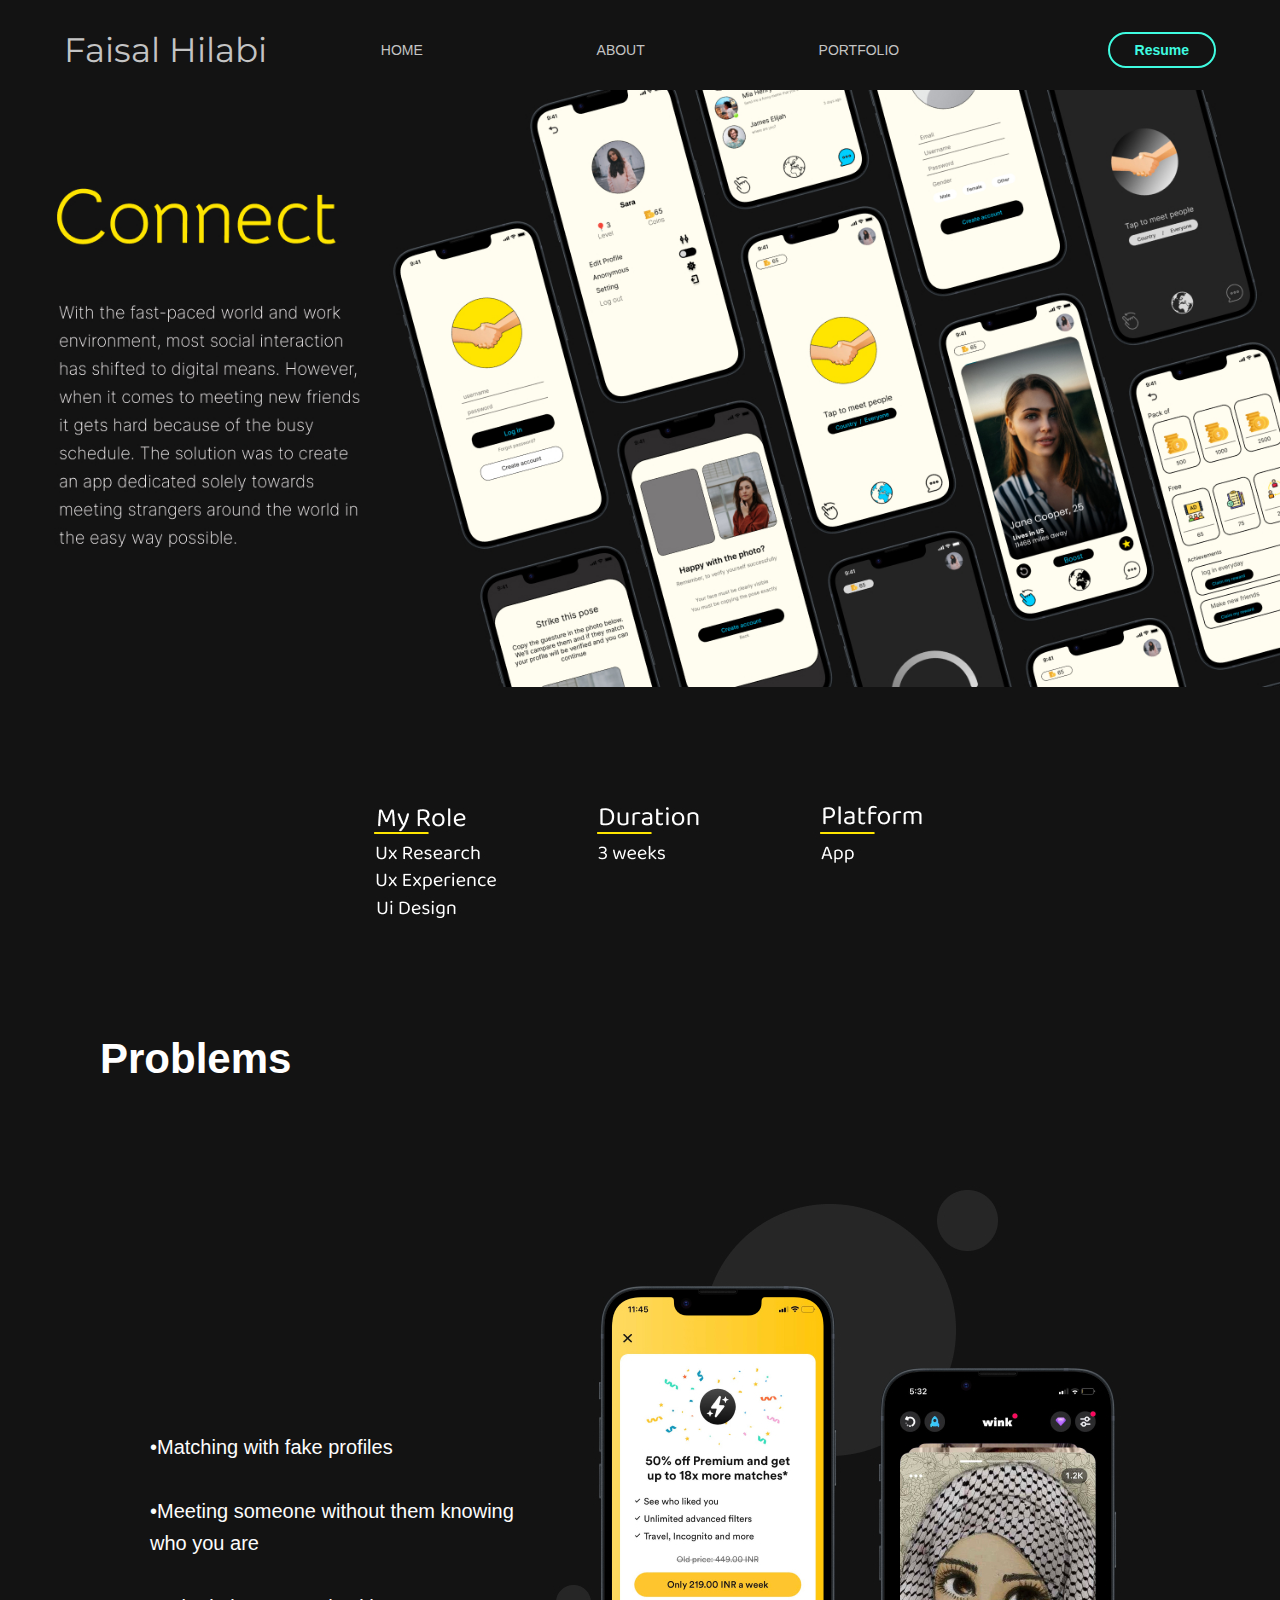
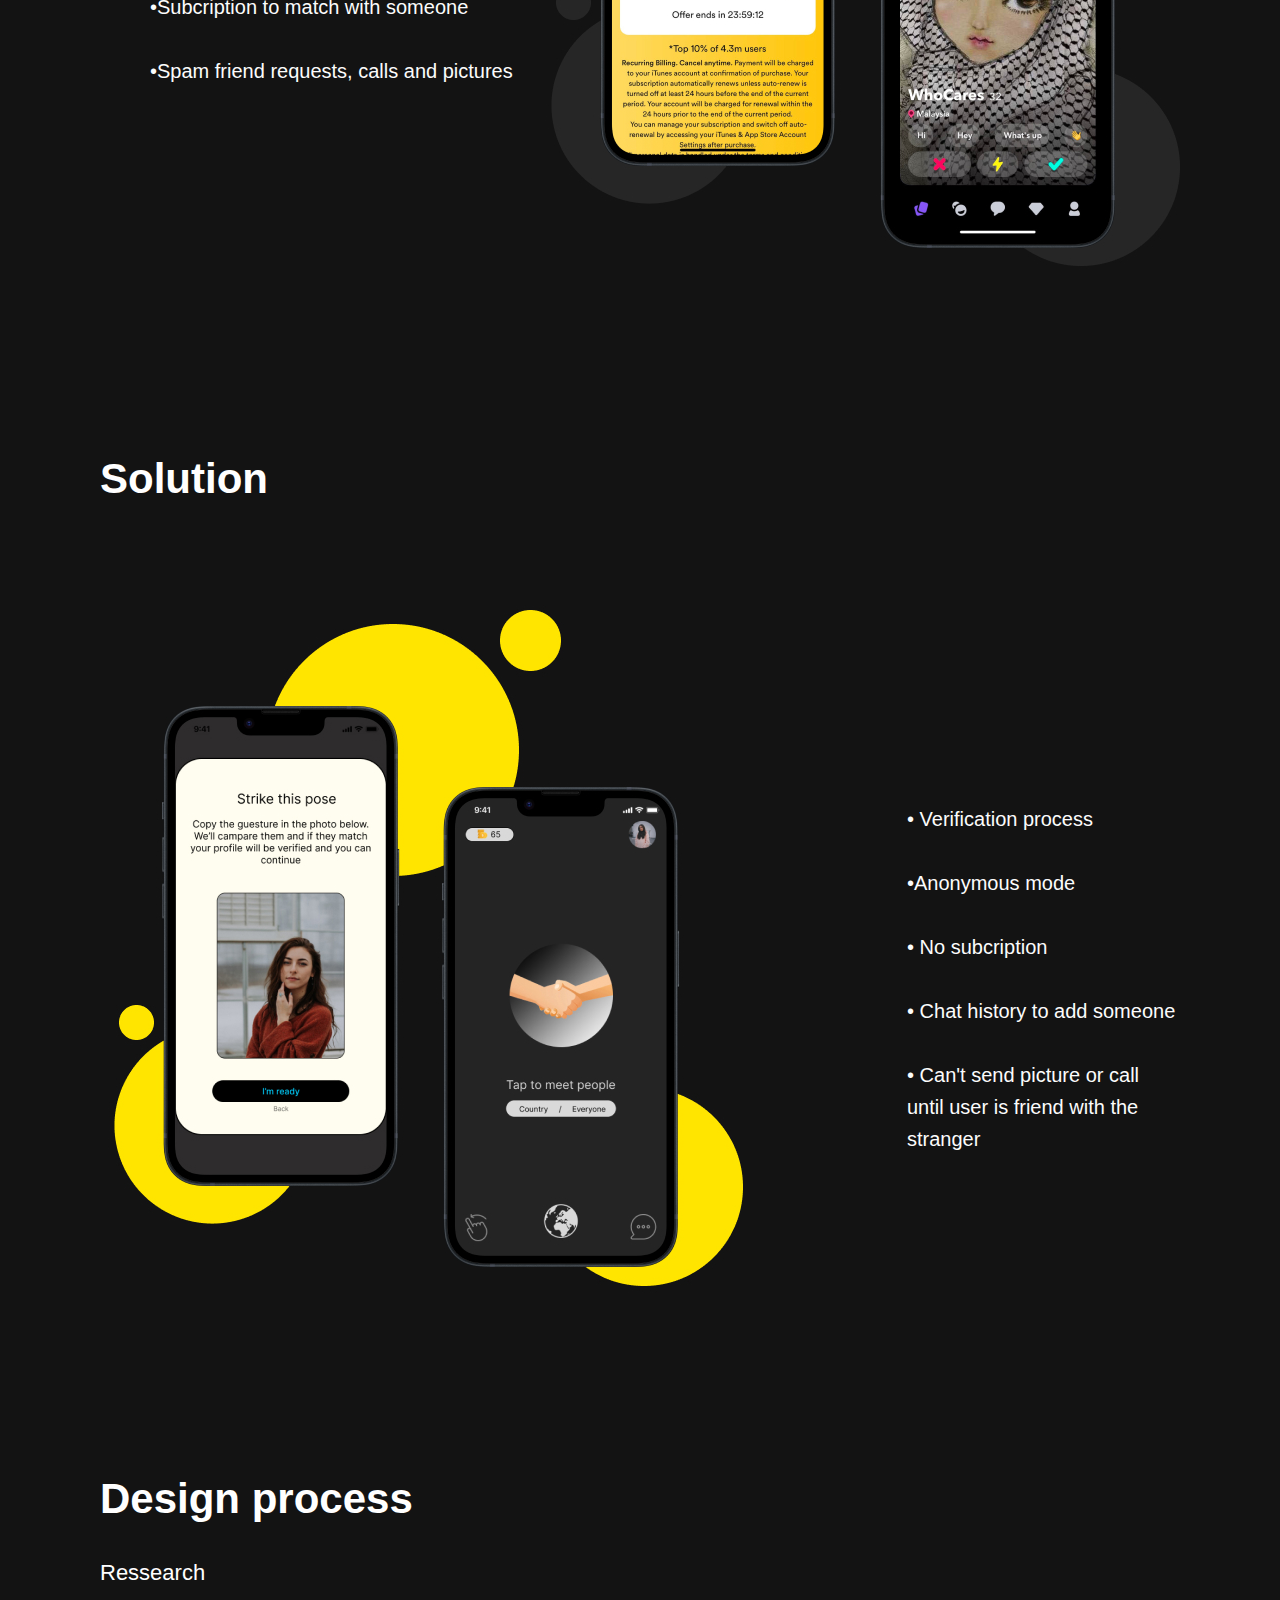
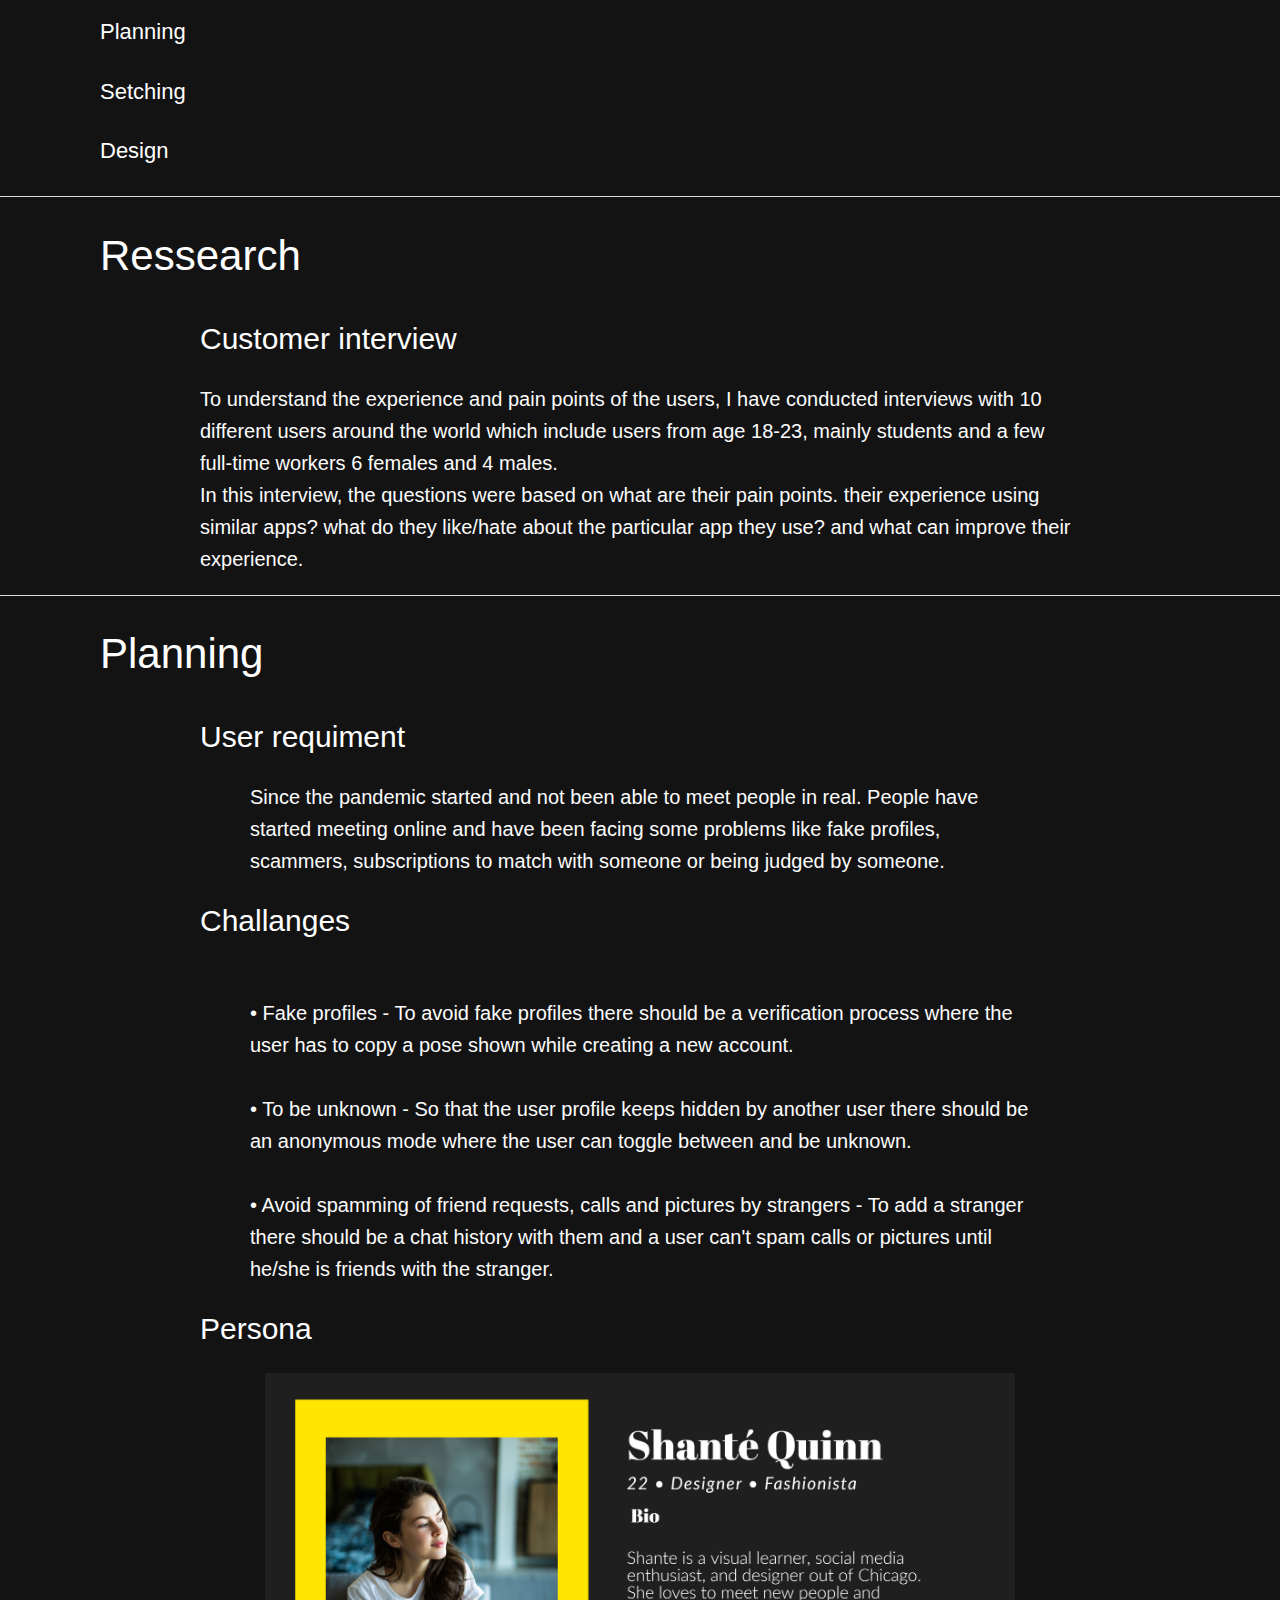
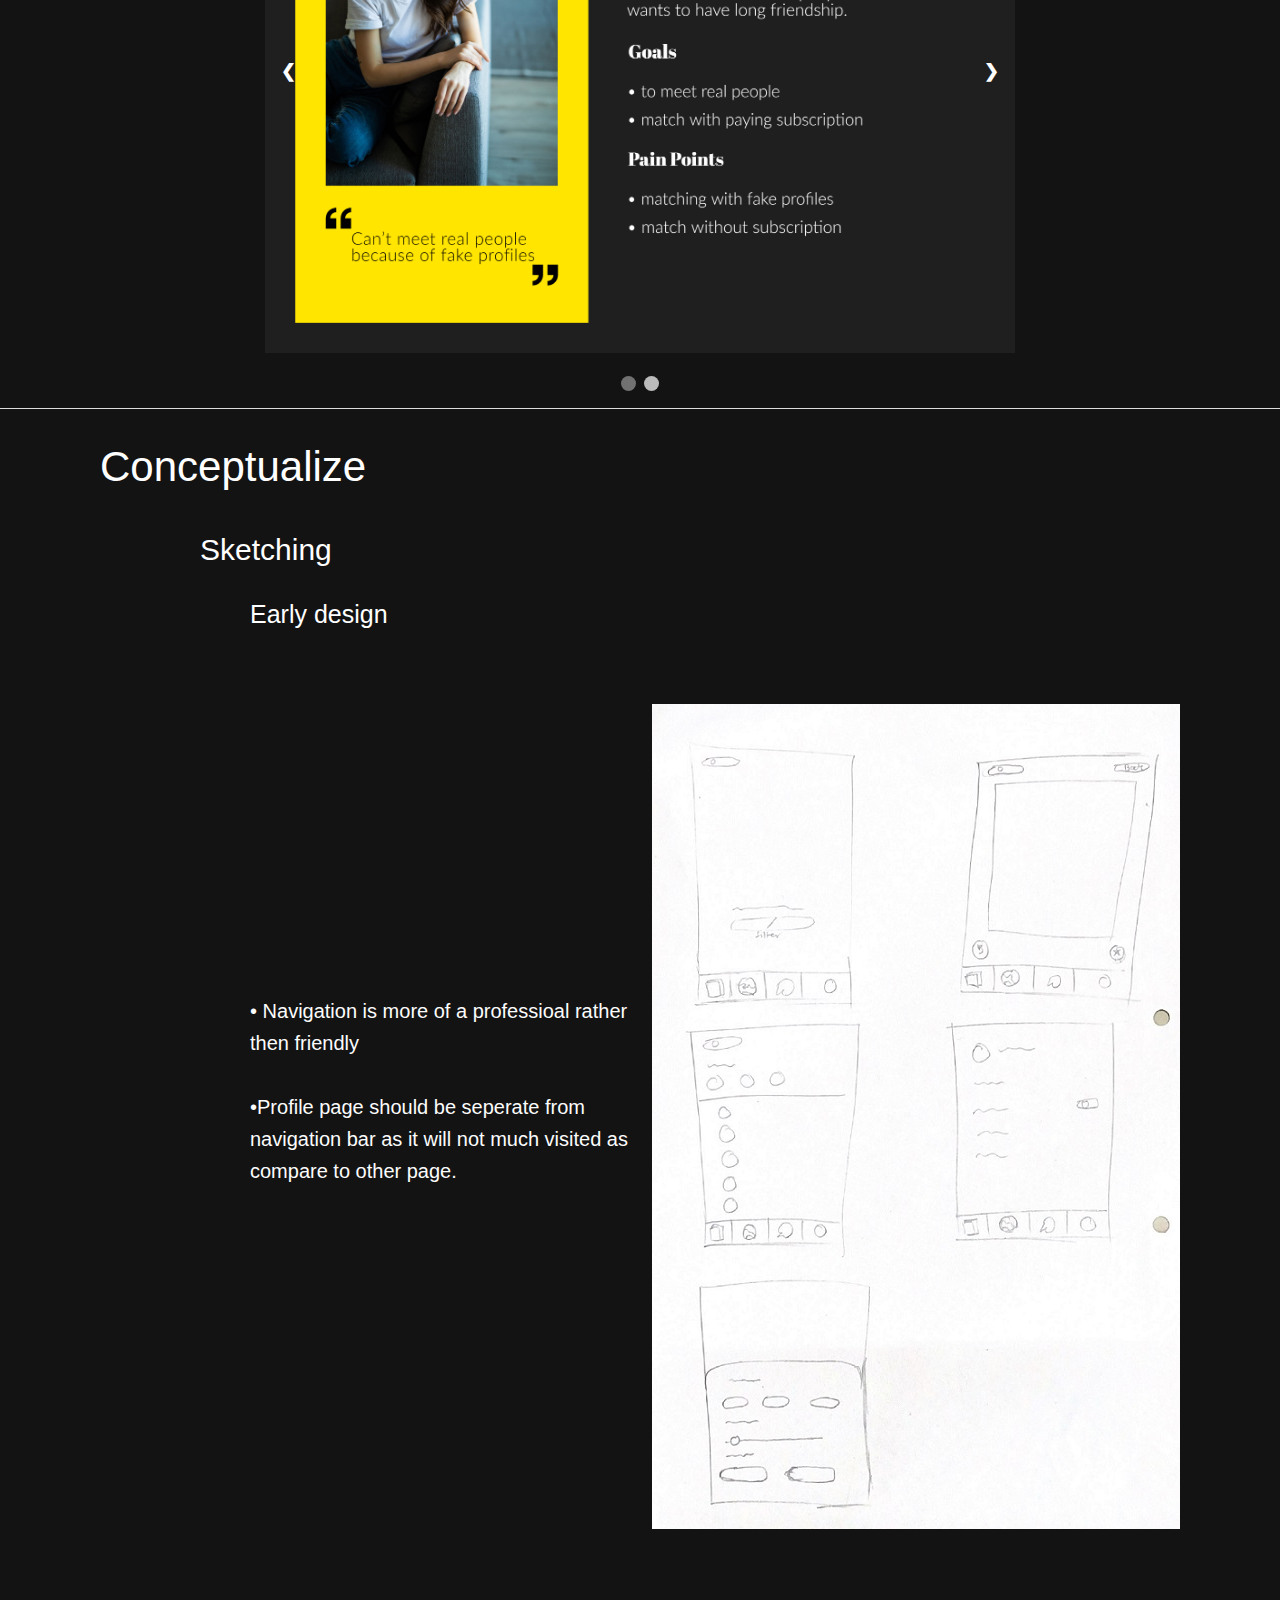
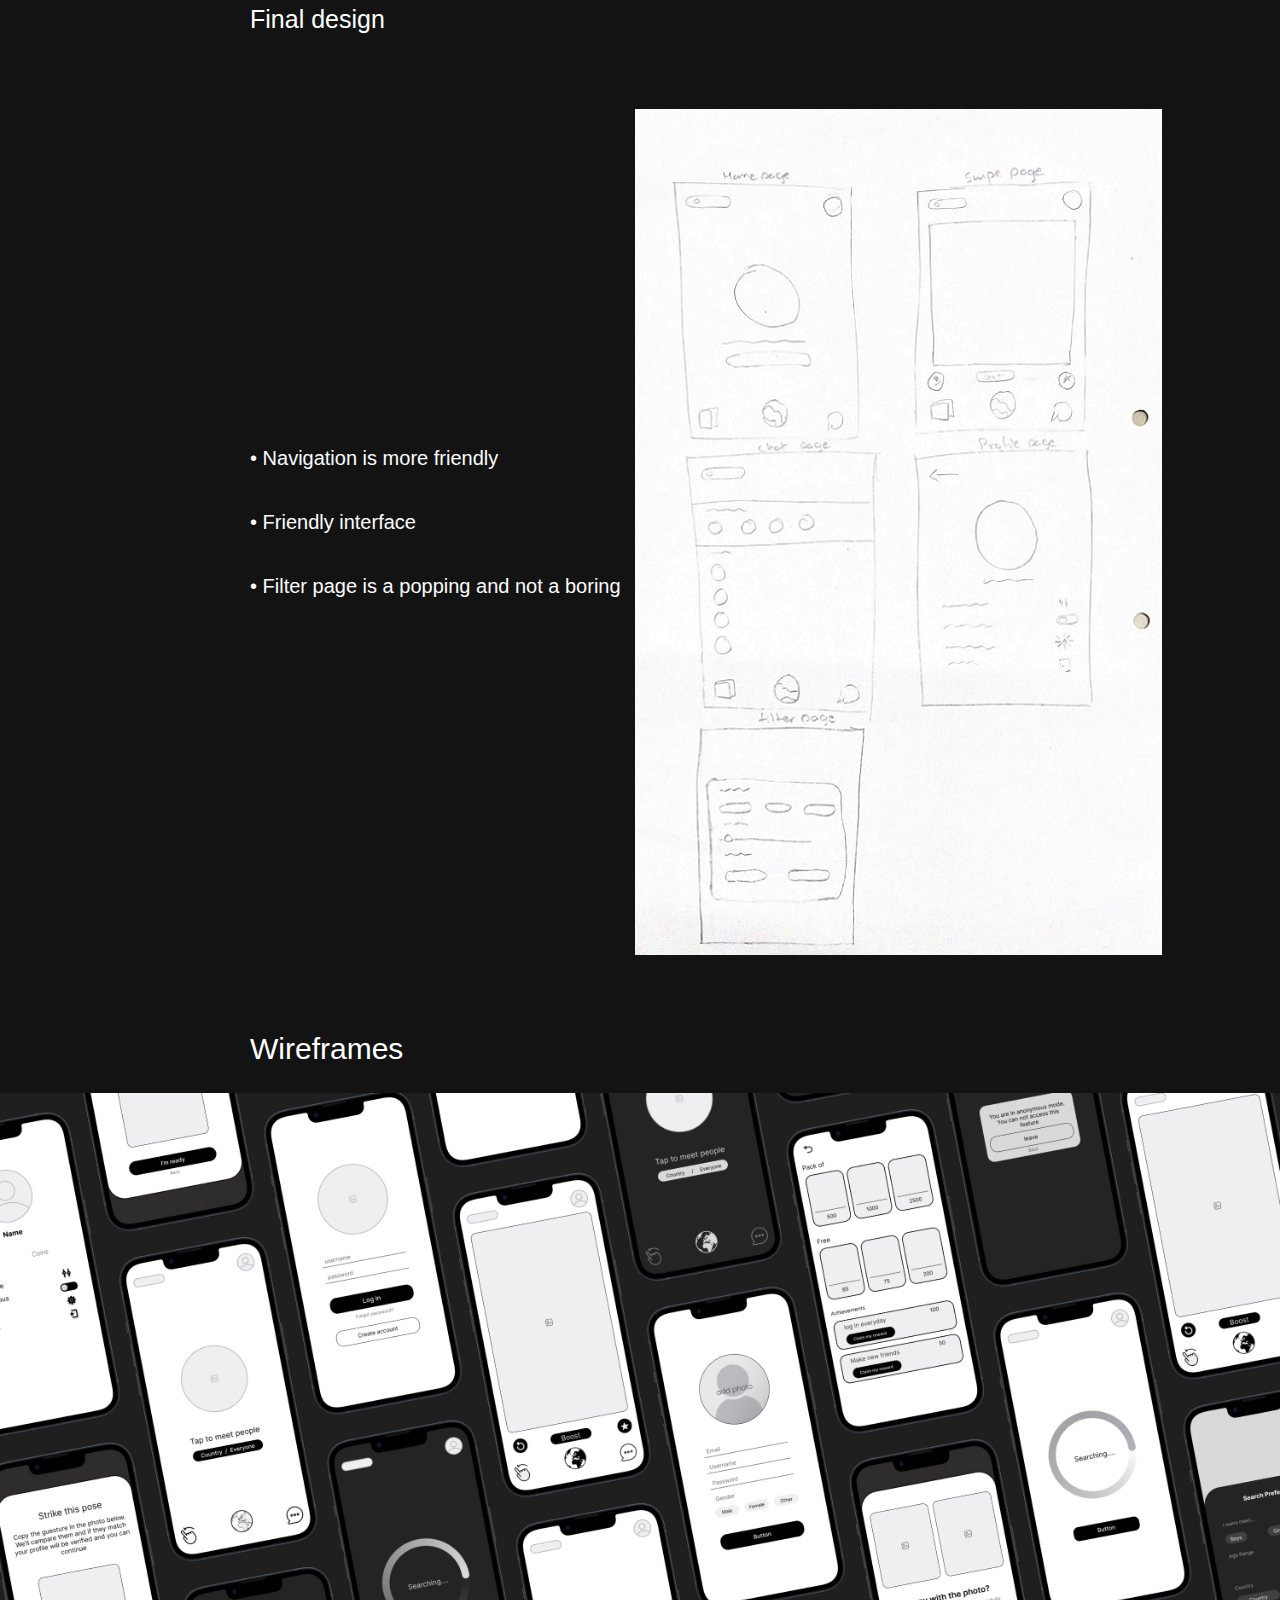
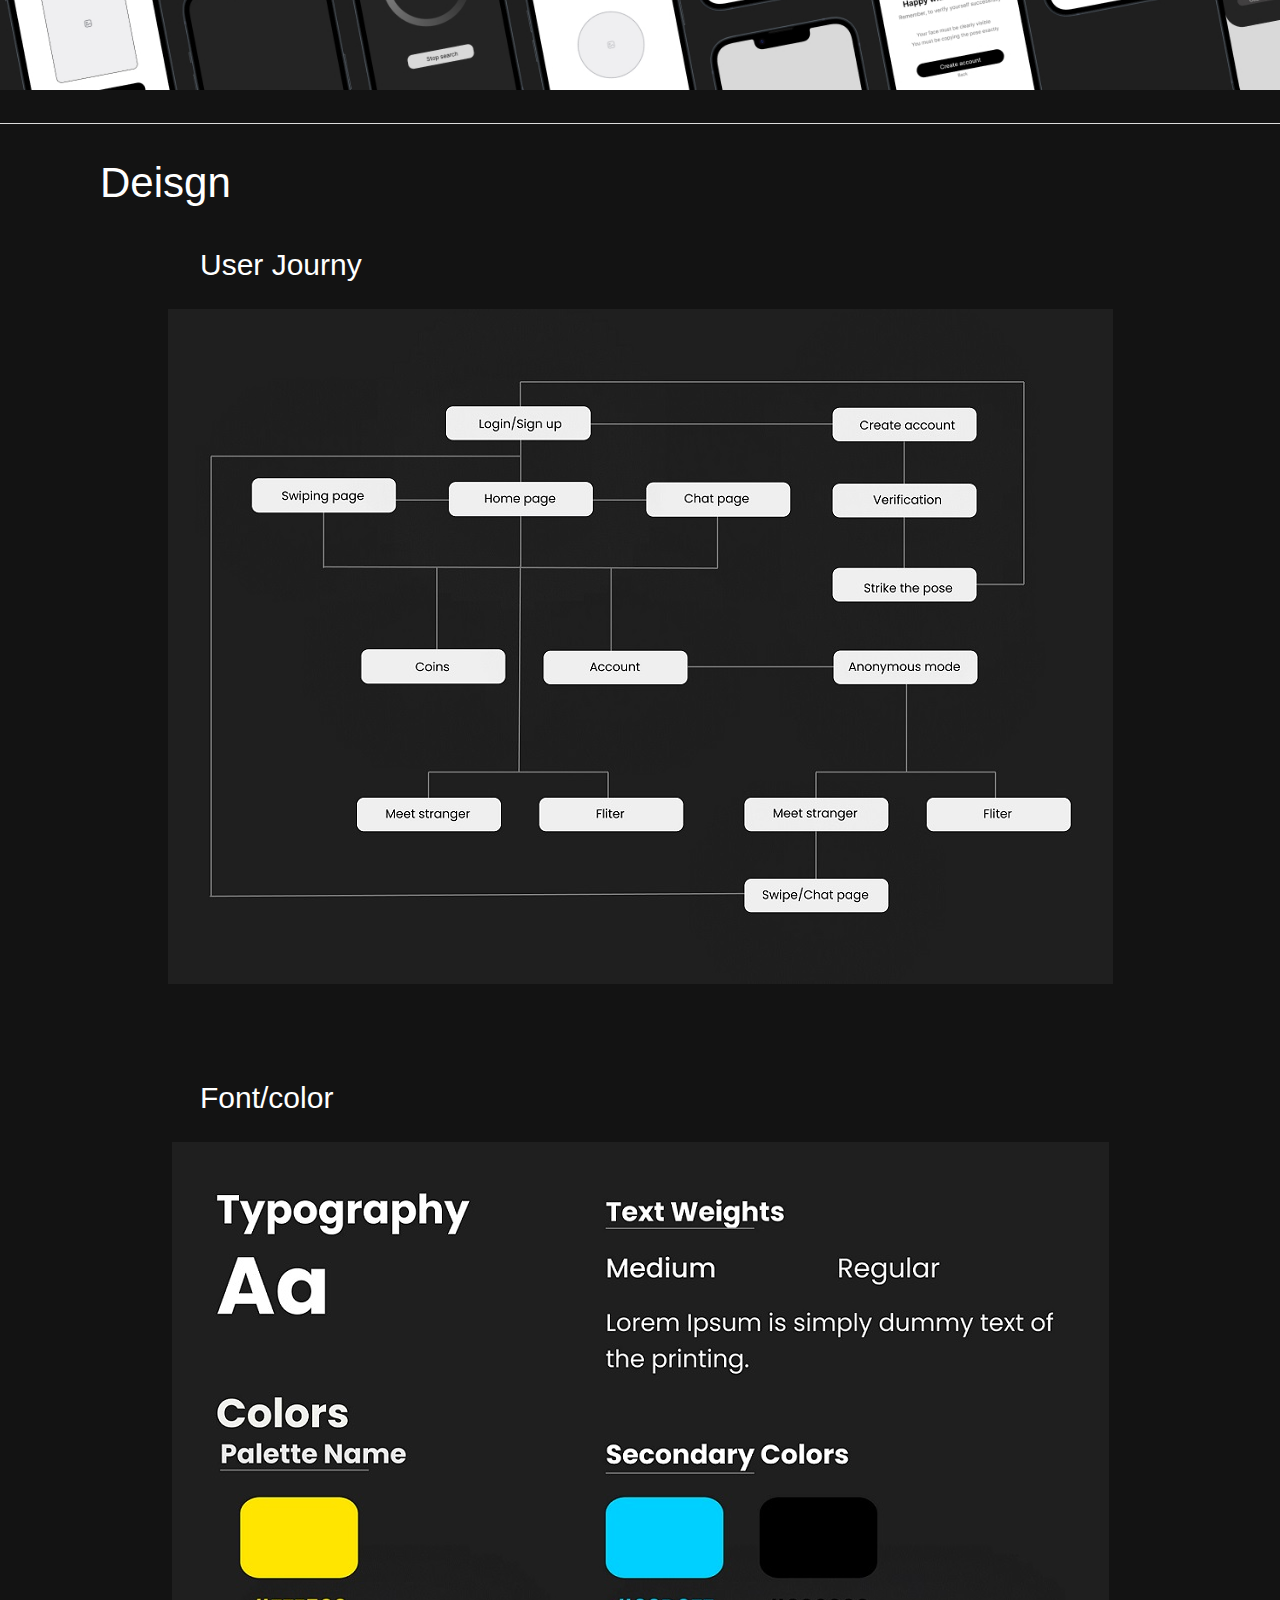
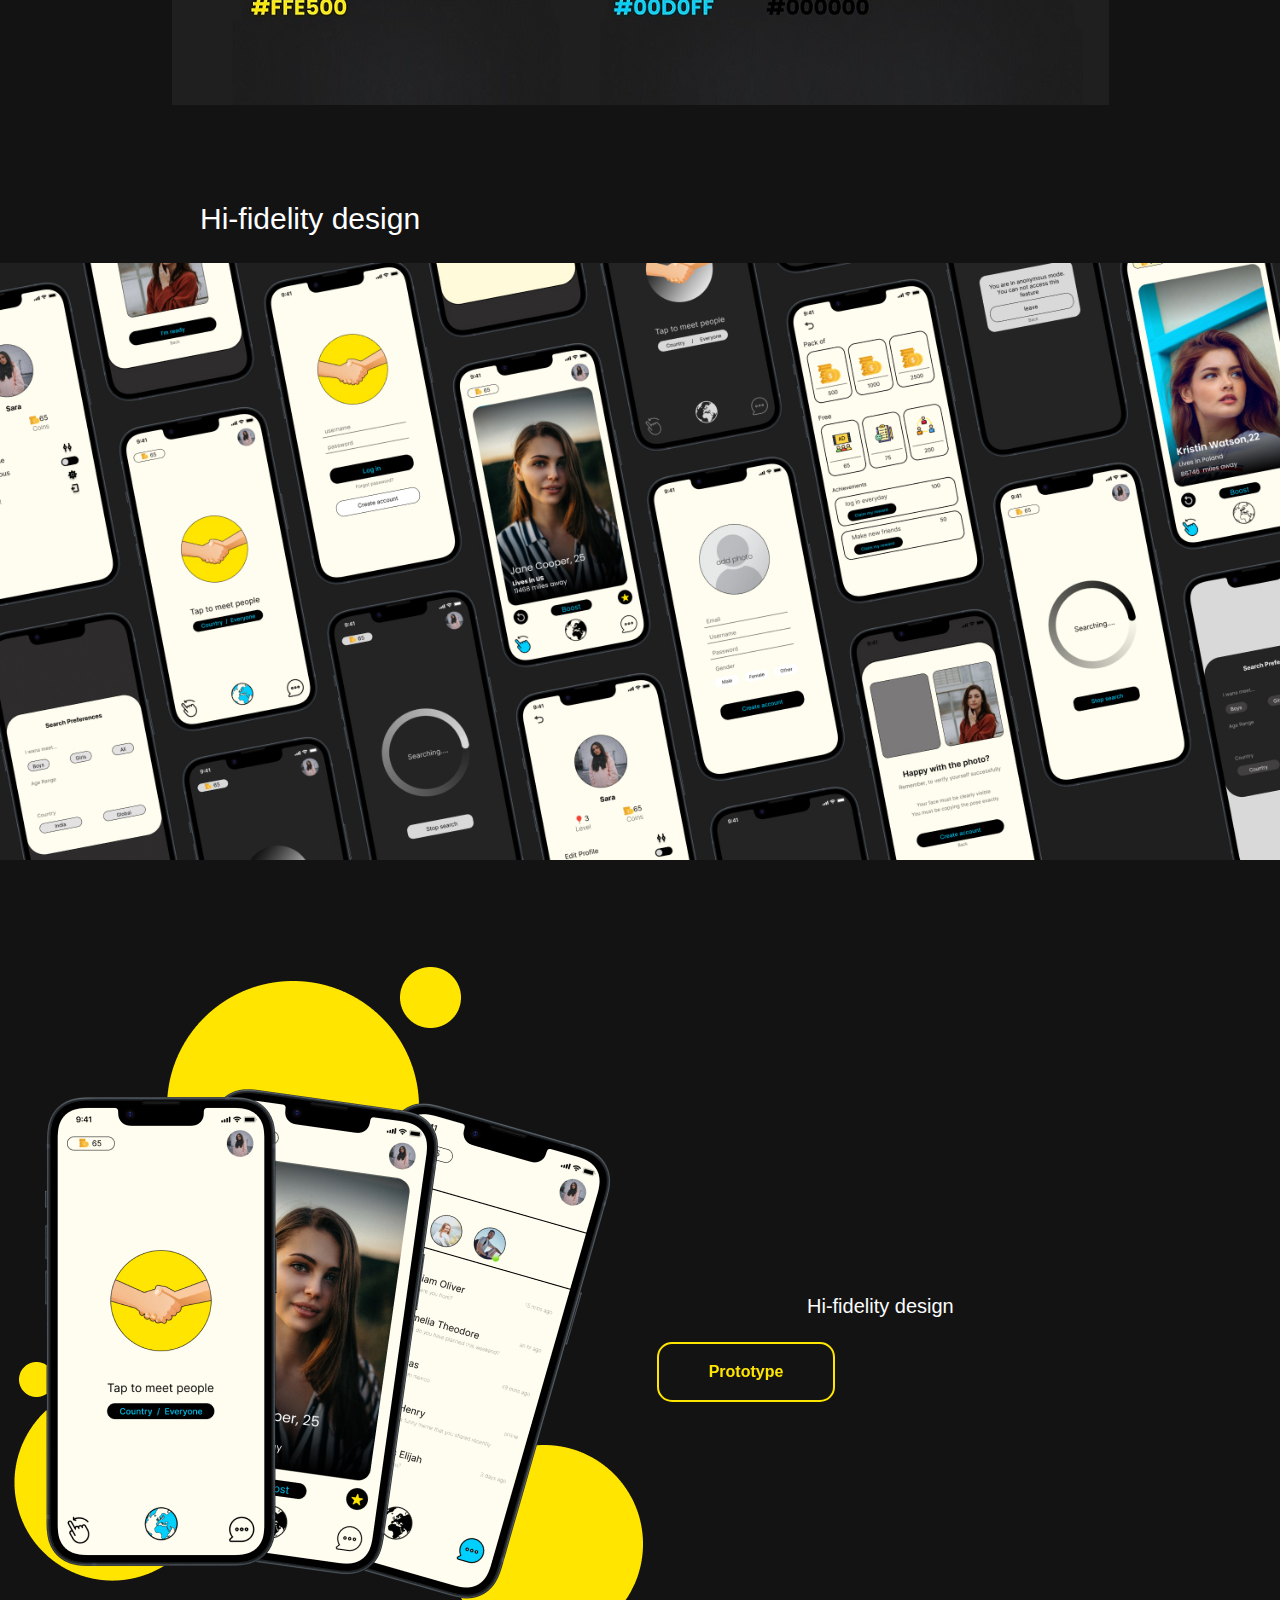
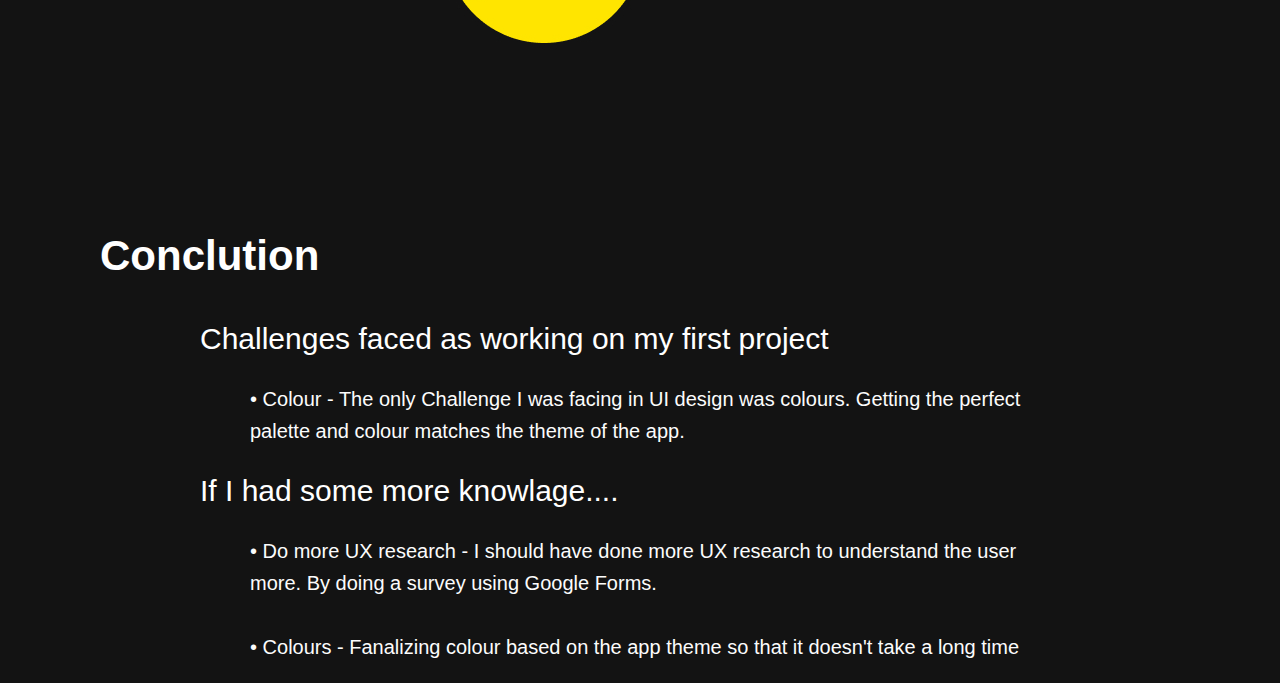
<file: connect.html>
<!DOCTYPE html>
<html lang="en">
<head>
  <title>Faisal Hilabi</title>
  <meta charset="utf-8">
  <meta name="viewport" content="width=device-width, initial-scale=1">
  <meta http-equiv="X-UA-Compatible" content="IE=edge">
  <meta name="description" content="Free HTML5 Template plus Photoshop design">
  <meta name="keywords" content="free html template, portfolio, html5, sass, jquery">
  <meta name="author" content="Bucky Maler">
  <link rel="stylesheet" href="assets/css/main.css">
  <!-- <link rel="preconnect" href="https://fonts.googleapis.com"> -->
  <!-- <link rel="preconnect" href="https://fonts.gstatic.com" crossorigin> -->
<link  rel="stylesheet" href="https://fonts.googleapis.com/css2?family=Comfortaa;">
<link rel="stylesheet" href="https://fonts.googleapis.com/css2?family=Montserrat&display=swap">
<style></style>
<meta name="viewport" content="width=device-width, initial-scale=1">
<style>
	.img-container{
		text-align: center;
		display: block;
	}
   * {box-sizing: border-box}
   body {font-family: Verdana, sans-serif; margin:0}
   .mySlides {display: none}
   img {vertical-align: middle;}
   /* Slideshow container */
   .slideshow-container {
	  max-width: 750px;
	  position: relative;
	  margin: auto;
   }
   /* Next & previous buttons */
   .prev, .next {
	  cursor: pointer;
	  position: absolute;
	  top: 50%;
	  width: auto;
	  padding: 16px;
	  margin-top: -22px;
	  color: white;
	  font-weight: bold;
	  font-size: 18px;
	  transition: 0.6s ease;
	  border-radius: 0 3px 3px 0;
	  user-select: none;
   }
   /* Position the "next button" to the right */
   .next {
	  right: 0;
	  border-radius: 3px 0 0 3px;
   }
   /* On hover, add a black background color with a little bit seethrough */
   .prev:hover, .next:hover {
	  background-color: rgba(0,0,0,0.8);
   }
   /* Caption text */
   .text {
	  color: black;
	  font-size: 15px;
	  padding: 8px 12px;
	  position: absolute;
	  bottom: 8px;
	  width: 100%;
	  text-align: center;
   }
   /* Number text (1/3 etc) */
   .numbertext {
	  color: #f2f2f2;
	  font-size: 12px;
	  padding: 8px 12px;
	  position: absolute;
	  top: 0;
   }
   /* The dots/bullets/indicators */
   .dot {
	  cursor: pointer;
	  height: 15px;
	  width: 15px;
	  margin: 0 2px;
	  background-color: #bbb;
	  border-radius: 50%;
	  display: inline-block;
	  transition: background-color 0.6s ease;
   }
   .active, .dot:hover {
	  background-color: #717171;
   }
</style>
</head>
<body>
    
	<!-- SECTION: Navigation -->
	<div id="top" class="navigation">
		<div class="navigation__wrapper wrapper--large">
			<a class="navigation__logo logo" href="#0">Faisal Hilabi</a>
			<nav class="navigation__container">
				<ul class="navigation__list">
					<li><a href="#0">Home</a></li>
					<li><a href="#about">About</a></li>
					<li><a href="#work">Portfolio</a></li>
				</ul>
			</nav>
			<a class="navigation__cta button" href="assets/img/Faisalresume.pdf">Resume</a>
			<div class="navigation__burger">
				<span class="navigation__burger-el navigation__burger-el--top"></span>
				<span class="navigation__burger-el navigation__burger-el--middle"></span>
				<span class="navigation__burger-el navigation__burger-el--bottom"></span>
			</div>
		</div>
	</div>
	<!-- END SECTION: Navigation -->
	<br><br><br><br>
	<img style="padding-right: 150;" src="assets/img/intro.jpg" alt="Human Rights Logo"/>
	<!-- intro -->
	<br><br><br><br><br>

	<span class="img-container">
	<img src="assets\img\66.jpg">
	</span>
	<br><br>

	<!-- end: intro -->

		<!-- problem -->
		<h2 style="text-align: left; padding-left: 100px; color: #ffffff;" href="#">Problems</h2>
		<div class="image-right">
			<img style="padding-right: 150;" src="assets/img/problem.jpg" alt="Human   Logo"/>
			<div>
				<p style="padding-left: 150px; font-size: 20px; font-family:'Gill Sans', 'Gill Sans MT', Calibri, 'Trebuchet MS', sans-serif"">•Matching with fake profiles<br><br>•Meeting someone without them knowing who you are
					<br><br>•Subcription to match with someone<br><br>•Spam friend requests, calls and pictures </p>
			</div>
		</div>
	<!-- end problem -->

<!-- solution -->
<!-- persona -->
<h2 style="text-align: left; padding-left: 100px; color: #ffffff;" href="#">Solution</h2>
<div style="padding-left: 100px;" class="image-left">
	<img src="assets/img/solution.jpg" alt="Human Rights Logo"/>
	<div>
		<p style="padding-left: 150px; font-size: 20px; font-family:'Gill Sans', 'Gill Sans MT', Calibri, 'Trebuchet MS', sans-serif"">• Verification process<br><br>•Anonymous mode<br><br>• No subcription
			<br><br>• Chat history to add someone<br><br>• Can't send picture or call until user is friend with the stranger</p>
	</div>
</div>
<!-- end solution -->
<!-- design process -->

<h2 style="text-align: left; padding-left: 100px; color: #ffffff;" href="#">Design process</h2>
<h4 style="padding-left: 100px; color: #ffffff; font-weight: 200; font-family:'Gill Sans', 'Gill Sans MT', Calibri, 'Trebuchet MS', sans-serif"">Ressearch</h4> <h4 style="padding-left: 100px; color: #ffffff;font-weight: 200; font-family:'Gill Sans', 'Gill Sans MT', Calibri, 'Trebuchet MS', sans-serif"">Planning</h4>
<h4 style="padding-left: 100px; color: #ffffff; font-weight: 200; font-family:'Gill Sans', 'Gill Sans MT', Calibri, 'Trebuchet MS', sans-serif"">Setching</h4> <h4 style="padding-left: 100px; color: #ffffff; font-weight: 200; font-family:'Gill Sans', 'Gill Sans MT', Calibri, 'Trebuchet MS', sans-serif"">Design</h4>
<hr>

	<h2 style="padding-left: 100px; font-weight: 800; color: #ffffff; font-weight: 400">Ressearch</h2>
			<p style="text-align: left; padding-left: 200px; color: #ffffff; font-weight: 200; font-size: 30px;" href="#">Customer interview</p>

			<p style="padding-right: 200px; padding-left: 200px; font-size:20px; font-family:'Gill Sans', 'Gill Sans MT', Calibri, 'Trebuchet MS', sans-serif" color: #ffffff;">To understand the experience and pain points of the users, I have conducted interviews with 10 different users around the world which include
                users from age 18-23, mainly students and a few full-time workers 6 females and 4 males.
<br>
In this interview, the questions were based on what are their pain points. their experience using similar apps? what do they like/hate about the particular app they use?
and what can improve their experience.
</p>
<hr>
	<h2 style="padding-left: 100px; font-weight: 800; color: #ffffff; font-weight: 400">Planning</h2>

	

		<p style="text-align: left; padding-left: 200px; color: #ffffff; font-weight: 200; font-size: 30px;" href="#">User requiment</p>
		<p style="padding-left: 250px; padding-right: 250px; font-size: 20px; font-family:'Gill Sans', 'Gill Sans MT', Calibri, 'Trebuchet MS', sans-serif"">Since the pandemic started and not been able to meet people in real. People have started meeting online and have been facing some problems like 
			fake profiles, scammers, subscriptions to match with someone or being judged by someone.<br></p>
		<p style="text-align: left; padding-left: 200px; color: #ffffff; font-weight: 200; font-size: 30px;" href="#">Challanges</p>
		<p style="padding-left: 250px; padding-right: 250px; font-size: 20px; font-family:'Gill Sans', 'Gill Sans MT', Calibri, 'Trebuchet MS', sans-serif"">
		<br>• Fake profiles - To avoid fake profiles there should be a verification process where the user has to copy a pose shown while creating a new account.<br>
		<br>• To be unknown - So that the user profile keeps hidden by another user there should be an anonymous mode where the user can toggle between and be unknown.<br>
		<br>• Avoid spamming of friend requests, calls and pictures by strangers - To add a stranger there should be a chat history with them and a user can't spam calls or pictures until he/she is friends with the stranger.<br>
	</p>
	<!-- persona -->
<p style="text-align: left; padding-left: 200px; color: #ffffff; font-weight: 200; font-size: 30px;" href="#">Persona</p>
<div class="slideshow-container">
	<div class="mySlides fade">
	   <div class="numbertext"></div>
	   <img src="assets\img\persona1.jpg" style="width:100%">
	   </div>
	   <div class="mySlides fade">
		  <div class="numbertext"></div>
		  <img src="assets\img\persona2.jpg" style="width:100%;">
	   </div>
	   <a class="prev" onclick="plusSlides(-1)">❮</a>
	   <a class="next" onclick="plusSlides(1)">❯</a>
 </div>
 <br>
 <div style="text-align:center">
	<span class="dot" onclick="currentSlide(1)"></span>
	<span class="dot" onclick="currentSlide(2)"></span>
	
 </div>
 <script>
	var slideIndex = 1;
	showSlides(slideIndex);
	function plusSlides(n) {
	   showSlides(slideIndex += n);
	}
	function currentSlide(n) {
	   showSlides(slideIndex = n);
	}
	function showSlides(n) {
	   var i;
	   var slides = document.getElementsByClassName("mySlides");
	   var dots = document.getElementsByClassName("dot");
	   if (n > slides.length) {slideIndex = 1}
	   if (n < 1) {slideIndex = slides.length}
	   for (i = 0; i < slides.length; i++) {
		  slides[i].style.display = "none";
	   }
	   for (i = 0; i < dots.length; i++) {
		  dots[i].className = dots[i].className.replace(" active", "");
	   }
	   slides[slideIndex-1].style.display = "block";
	   dots[slideIndex-1].className += " active";
	}
 </script>
<!-- end persona --><hr>


<h2 style="padding-left: 100px; font-weight: 800; color: #ffffff; font-weight: 400;">Conceptualize</h2>
<p style="text-align: left; padding-left: 200px; color: #ffffff; font-weight: 200; font-size: 30px;" href="#">Sketching</p>
<!-- sketch -->
			<p style="text-align: left; padding-left: 250px; color: #ffffff; font-weight: 200; font-size: 25px;" href="#">Early design</p>
			<div class="image-right">
				<img style="padding-right: 150;" src="assets\img\early.jpg" alt="Human Rights Logo"/>
				<div>
					<p style="padding-left: 250px; font-size: 20px; font-family:'Gill Sans', 'Gill Sans MT', Calibri, 'Trebuchet MS', sans-serif">• Navigation is more of a professioal rather then friendly<br><br>•Profile page should be seperate from navigation bar as it will not much visited as compare to other page. 
						<br><br> </p>
				</div>
			</div>
			<p style="text-align: left; padding-left: 250px; color: #ffffff; font-weight: 200; font-size: 25px;" href="#">Final design</p>
			<div class="image-right">
				<img style="padding-right: 150;" src="assets\img\final.jpg" alt="Human Rights Logo"/>
				<div>
					<p style="padding-left: 250px; font-size: 20px; font-family:'Gill Sans', 'Gill Sans MT', Calibri, 'Trebuchet MS', sans-serif"">• Navigation is more friendly<br><br>• Friendly interface <br><br>• Filter page
					is a popping and not a boring </p>
				</div>
			</div>
			<p style="text-align: left; padding-left: 250px; color: #ffffff; font-weight: 200; font-size: 30px;" href="#">Wireframes </p>
			<img style="padding-right: 150;" src="assets\img\wireframe.jpg" alt="Human Rights Logo"/>
<!-- end sketch --><br><br><hr>
	<h2 style="padding-left: 100px; font-weight: 800; color: #ffffff; font-weight: 400;">Deisgn</h2>
<!-- design -->
			<p style="text-align: left; padding-left: 200px; color: #ffffff; font-weight: 200; font-size: 30px;" href="#">User Journy</p>
			<span class="img-container">
			<img src="assets\img\3.jpg" alt="Human Rights Logo"/>
			</span>
			<br><br><br><br>
			<p style="text-align: left; padding-left: 200px; color: #ffffff; font-weight: 200; font-size: 30px;" href="#">Font/color</p>
			<span class="img-container">
			<img src="assets\img\8.jpg" alt="Human Rights Logo"/>
			</span>
			<br><br><br><br>
			<p style="text-align: left; padding-left: 200px; color: #ffffff; font-weight: 200; font-size: 30px;" href="#">Hi-fidelity design</p>
			<img style="padding-right: 150;" src="assets\img\hi-fer.jpg" alt="Human Rights Logo"/>
			<h2 style="text-align: left; padding-left: 100px; color: #ffffff;" href="#"></h2>
		<div class="image-left">
			<img style="padding-right: 150;" src="assets\img\final1.jpg" alt="Human Rights Logo"/>
			<div>

				<p style="padding-left: 150px; font-size: 20px;"> Hi-fidelity design <br></p>
				<button class="button-28" role="button" target="_blank" onclick="window.location.href='https://www.figma.com/proto/k2vfTwwCCR45BoqGqMseUk/MeetMe?node-id=375%3A3339&scaling=scale-down&page-id=0%3A1&starting-point-node-id=375%3A3339';">Prototype</button>

			</div>
		</div>
<!-- end design -->
			<!-- end design process -->
<!-- conclution -->
	<h2 style="text-align: left; padding-left: 100px; color: #ffffff;" href="#">Conclution</h2>
	<p style="text-align: left; padding-left: 200px; color: #ffffff; font-weight: 200; font-size: 30px;" href="#">Challenges faced as working on my first project</p>
	<p style="padding-left: 250px; padding-right: 250px; font-size: 20px; font-family:'Gill Sans', 'Gill Sans MT', Calibri, 'Trebuchet MS', sans-serif"">• Colour - The only Challenge I was facing in UI design was colours. Getting the perfect palette and colour matches the theme of the app. </p>
	<p style="text-align: left; padding-left: 200px; color: #ffffff; font-weight: 200; font-size: 30px;" href="#">If I had some more knowlage....</p>
	<p style="padding-left: 250px; padding-right: 250px; font-size: 20px; font-family:'Gill Sans', 'Gill Sans MT', Calibri, 'Trebuchet MS', sans-serif"">• Do more UX research - I should have done more UX research to understand the user more.
		By doing a survey using Google Forms. <br><br>• Colours - Fanalizing colour based on the app theme so that it doesn't take a long time  </p>
<!-- end conclution -->
</body>
</html>
</file>
<file: assets/css/main.css>
/*! normalize.css v3.0.2 | MIT License | git.io/normalize */@import 'https://fonts.googleapis.com/css?family=Allura|Merriweather+Sans:400,700,800';html{font-family:sans-serif;-ms-text-size-adjust:100%;-webkit-text-size-adjust:100%}body{margin:0}article,aside,details,figcaption,figure,footer,header,hgroup,main,menu,nav,section,summary{display:block}audio,canvas,progress,video{display:inline-block;vertical-align:baseline}audio:not([controls]){display:none;height:0}[hidden],template{display:none}a{background-color:transparent}a:active,a:hover{outline:0}abbr[title]{border-bottom:1px dotted}b,strong{font-weight:bold}dfn{font-style:italic}h1{font-size:2em;margin:0.67em 0}mark{background:#ff0;color:#000}small{font-size:80%}sub,sup{font-size:75%;line-height:0;position:relative;vertical-align:baseline}sup{top:-0.5em}sub{bottom:-0.25em}img{border:0}svg:not(:root){overflow:hidden}figure{margin:1em 40px}hr{box-sizing:content-box;height:0}pre{overflow:auto}code,kbd,pre,samp{font-family:monospace, monospace;font-size:1em}button,input,optgroup,select,textarea{color:inherit;font:inherit;margin:0}button{overflow:visible}button,select{text-transform:none}button,html input[type="button"],input[type="reset"],input[type="submit"]{-webkit-appearance:button;cursor:pointer}button[disabled],html input[disabled]{cursor:default}button::-moz-focus-inner,input::-moz-focus-inner{border:0;padding:0}input{line-height:normal}input[type="checkbox"],input[type="radio"]{box-sizing:border-box;padding:0}input[type="number"]::-webkit-inner-spin-button,input[type="number"]::-webkit-outer-spin-button{height:auto}input[type="search"]{-webkit-appearance:textfield;box-sizing:content-box}input[type="search"]::-webkit-search-cancel-button,input[type="search"]::-webkit-search-decoration{-webkit-appearance:none}fieldset{border:1px solid #c0c0c0;margin:0 2px;padding:0.35em 0.625em 0.75em}legend{border:0;padding:0}textarea{overflow:auto}optgroup{font-weight:bold}table{border-collapse:collapse;border-spacing:0}td,th{padding:0}body{background-color:#131313;font-size:14px;line-height:1.6;font-family:"Merriweather Sans",sans-serif;color:#fcfcfc;-webkit-font-smoothing:antialiased;-webkit-text-size-adjust:100%;overflow-x:hidden}.gigantic,.huge,.large,.bigger,.big,h1,h2,h3,h4,h5,h6{color:#222;font-weight:bold}.gigantic{font-size:110px;line-height:1.09;letter-spacing:-2px}.huge,h1{font-size:68px;line-height:1.05;letter-spacing:-1px}.large,h2{font-size:42px;line-height:1.14}.bigger,h3{font-size:26px;line-height:1.38}.big,h4{font-size:22px;line-height:1.38}.small,small{font-size:10px;line-height:1.2}p{margin:0 0 20px 0}em{font-style:italic}strong{font-weight:bold}hr{border:solid #ddd;border-width:1px 0 0;clear:both;margin:10px 0 30px;height:0}::-moz-selection{background:#FFF498}::selection{background:#FFF498}img::-moz-selection{background:transparent}img::selection{background:transparent}body{-webkit-tap-highlight-color:#FFF498}.no-margin{margin:0}.no-padding{padding:0}
    /* underline text */
a{display:inline-block;color:#3FFBE0;text-decoration:none}ul,ol{margin:0;padding:0;list-style:none}input,textarea{outline:none}.bold{font-weight:700}.italic{font-style:italic}.wrapper,.wrapper--small,.wrapper--large{position:relative;max-width:90%;height:100%;margin:0 auto}.wrapper--small{width:980px}.wrapper--large{width:1170px}.splashscreen{position:fixed;top:0;left:0;display:-webkit-box;display:-webkit-flex;display:-ms-flexbox;display:flex;width:100%;height:100%;-webkit-box-align:center;-webkit-align-items:center;-ms-flex-align:center;align-items:center;-webkit-box-pack:center;-webkit-justify-content:center;-ms-flex-pack:center;justify-content:center;background-color:#131313;z-index:100;-webkit-transition:opacity .4s .4s;transition:opacity .4s .4s}.splashscreen--is-hidden{opacity:0}.splashscreen--is-hidden .preloader{opacity:0}.preloader{position:relative;width:200px;height:150px;-webkit-transition:opacity .4s;transition:opacity .4s}.preloader::before{content:"";position:absolute;top:0;left:0;right:45px;bottom:0;border:10px solid #3FFBE0;-webkit-animation:fadeInOut 1.6s linear infinite;animation:fadeInOut 1.6s linear infinite}.preloader__text{position:absolute;top:50%;right:0;-webkit-transform:translateY(-50%);transform:translateY(-50%);padding:10px 0;color:#c4c4c4;font-size:32px;font-weight:800;background-color:#131313}

.logo{color:#c4c4c4;font-size:34px;font-family: 'Montserrat', sans-serif; font-weight:400;}.transform-link{font-weight:700}.transform-link::after{content:"";display:block;width:100%;height:1px;background-color:
    /* underline */
    #3FFBE0;-webkit-transition:-webkit-transform .2s ease-out;transition:-webkit-transform .2s ease-out;transition:transform .2s ease-out;transition:transform .2s ease-out, -webkit-transform .2s ease-out}.transform-link:hover::after{-webkit-transform:translateY(3px) scaleY(3);transform:translateY(3px) scaleY(3)}.button,button,input[type="submit"],input[type="reset"],input[type="button"]{display:inline-block;padding:5px 25px;color:
        /* download text */
        #3FFBE0;font-weight:700;text-decoration:none;background-color:transparent;border-radius:25px;border:2px solid 
        /* button border */
        #3FFBE0;cursor:pointer;-webkit-transition:.2s all ease-in-out;transition:.2s all ease-in-out}.button:hover,.button:active,.button:focus,button:hover,button:active,button:focus,input[type="submit"]:hover,input[type="submit"]:active,input[type="submit"]:focus,input[type="reset"]:hover,input[type="reset"]:active,input[type="reset"]:focus,input[type="button"]:hover,input[type="button"]:active,input[type="button"]:focus{color:
            /* buuton color change */
            #92f5e6;border-color:#f592f5}.blurb--framed{padding:15px 0;background-color:#fafafa}.blurb__heading1{margin:0 0 15px 0;color:#FFE500;font-size:58px;font-weight:800}.blurb__heading2{margin:0 0 15px 0;color:#65FFCB;font-size:58px;font-weight:800}.blurb__heading3{margin:0 0 15px 0;color:#3F9FFF;font-size:58px;font-weight:800}
            .blurb__copy{font-weight:700}.blurb__copy--tight{max-width:300px}.title{margin:0 0 45px 0;
    /* other page heading */
    color:#c4c4c4;font-size:40px;font-weight:800;text-align:center}@-webkit-keyframes fadeInOut{0%{opacity:1}50%{opacity:.5}100%{opacity:1}}@keyframes fadeInOut{0%{opacity:1}50%{opacity:.5}100%{opacity:1}}@-webkit-keyframes scrollDown{0%{-webkit-transform:translate(-12px, 0px);transform:translate(-12px, 0px);opacity:0}75%{-webkit-transform:translate(-12px, 45px);transform:translate(-12px, 45px);opacity:1}100%{-webkit-transform:translate(-12px, 45px);transform:translate(-12px, 45px);opacity:0}}@keyframes scrollDown{0%{-webkit-transform:translate(-12px, 0px);transform:translate(-12px, 0px);opacity:0}75%{-webkit-transform:translate(-12px, 45px);transform:translate(-12px, 45px);opacity:1}100%{-webkit-transform:translate(-12px, 45px);transform:translate(-12px, 45px);opacity:0}}@-webkit-keyframes scaleUp{0%{-webkit-transform:scale(.95);transform:scale(.95)}100%{-webkit-transform:scale(1);transform:scale(1)}}@keyframes scaleUp{0%{-webkit-transform:scale(.95);transform:scale(.95)}100%{-webkit-transform:scale(1);transform:scale(1)}}.navigation{position:absolute;width:100%;height:100px;z-index:10}.navigation__wrapper{display:-webkit-box;display:-webkit-flex;display:-ms-flexbox;display:flex;-webkit-box-align:center;-webkit-align-items:center;-ms-flex-align:center;align-items:center;-webkit-box-pack:justify;-webkit-justify-content:space-between;-ms-flex-pack:justify;justify-content:space-between}.navigation__container{position:absolute;top:50%;left:50%;-webkit-transform:translate(-50%, -50%);transform:translate(-50%, -50%);width:45%}.navigation__list{display:-webkit-box;display:-webkit-flex;display:-ms-flexbox;display:flex;-webkit-box-pack:justify;-webkit-justify-content:space-between;-ms-flex-pack:justify;justify-content:space-between}.navigation__list>li a{color:#c4c4c4;text-transform:uppercase;-webkit-transition:color .2s ease-in-out;transition:color .2s ease-in-out}.navigation__list>li a:hover{color:#787878}.navigation__burger{display:none}@media (max-width: 991px){.navigation__cta{display:none}.navigation__container{position:fixed;top:0;left:0;-webkit-transform:translate(0, 0);transform:translate(0, 0);display:-webkit-box;display:-webkit-flex;display:-ms-flexbox;display:flex;width:100%;height:100%;-webkit-box-align:center;-webkit-align-items:center;-ms-flex-align:center;align-items:center;-webkit-box-pack:center;-webkit-justify-content:center;-ms-flex-pack:center;justify-content:center;background-color:#fff;opacity:0;visibility:hidden;-webkit-transition:visibility 0s .4s,opacity .4s;transition:visibility 0s .4s,opacity .4s}.navigation__container--is-open{opacity:1;visibility:visible;-webkit-transition:visibility 0s,opacity .4s;transition:visibility 0s,opacity .4s}.navigation__container--is-open .navigation__list>li:nth-child(1) a{-webkit-transition:color .2s ease-in-out,-webkit-transform .2s .4s;transition:color .2s ease-in-out,-webkit-transform .2s .4s;transition:transform .2s .4s,color .2s ease-in-out;transition:transform .2s .4s,color .2s ease-in-out,-webkit-transform .2s .4s}.navigation__container--is-open .navigation__list>li:nth-child(2) a{-webkit-transition:color .2s ease-in-out,-webkit-transform .2s .6s;transition:color .2s ease-in-out,-webkit-transform .2s .6s;transition:transform .2s .6s,color .2s ease-in-out;transition:transform .2s .6s,color .2s ease-in-out,-webkit-transform .2s .6s}.navigation__container--is-open .navigation__list>li:nth-child(3) a{-webkit-transition:color .2s ease-in-out,-webkit-transform .2s .8s;transition:color .2s ease-in-out,-webkit-transform .2s .8s;transition:transform .2s .8s,color .2s ease-in-out;transition:transform .2s .8s,color .2s ease-in-out,-webkit-transform .2s .8s}.navigation__container--is-open .navigation__list>li:nth-child(4) a{-webkit-transition:color .2s ease-in-out,-webkit-transform .2s 1s;transition:color .2s ease-in-out,-webkit-transform .2s 1s;transition:transform .2s 1s,color .2s ease-in-out;transition:transform .2s 1s,color .2s ease-in-out,-webkit-transform .2s 1s}.navigation__container--is-open .navigation__list>li a{-webkit-transform:translateY(0);transform:translateY(0)}.navigation__container--is-open .navigation__list>li a:hover{color:#c4c4c4}.navigation__list{height:250px;-webkit-box-orient:vertical;-webkit-box-direction:normal;-webkit-flex-direction:column;-ms-flex-direction:column;flex-direction:column;-webkit-box-align:center;-webkit-align-items:center;-ms-flex-align:center;-ms-grid-row-align:center;align-items:center}.navigation__list>li{overflow:hidden}.navigation__list>li a{-webkit-transform:translateY(100%);transform:translateY(100%);color:#c4c4c4;font-weight:700;-webkit-transition:-webkit-transform 0s .4s;transition:-webkit-transform 0s .4s;transition:transform 0s .4s;transition:transform 0s .4s, -webkit-transform 0s .4s}.navigation__burger{position:relative;display:-webkit-box;display:-webkit-flex;display:-ms-flexbox;display:flex;width:35px;height:27px;-webkit-box-orient:vertical;-webkit-box-direction:normal;-webkit-flex-direction:column;-ms-flex-direction:column;flex-direction:column;-webkit-box-pack:justify;-webkit-justify-content:space-between;-ms-flex-pack:justify;justify-content:space-between;cursor:pointer}.navigation__burger--is-open .navigation__burger-el{-webkit-transition:opacity .2s,-webkit-transform .4s;transition:opacity .2s,-webkit-transform .4s;transition:transform .4s,opacity .2s;transition:transform .4s,opacity .2s,-webkit-transform .4s}.navigation__burger--is-open .navigation__burger-el--top{-webkit-transform:rotate(45deg);transform:rotate(45deg)}.navigation__burger--is-open .navigation__burger-el--bottom{-webkit-transform:rotate(-45deg);transform:rotate(-45deg)}.navigation__burger--is-open .navigation__burger-el--middle{opacity:0}.navigation__burger-el{display:block;width:100%;height:3px;background-color:#585858;-webkit-transition:opacity .2s .2s,-webkit-transform .4s;transition:opacity .2s .2s,-webkit-transform .4s;transition:transform .4s,opacity .2s .2s;transition:transform .4s,opacity .2s .2s,-webkit-transform .4s}.navigation__burger-el--top{-webkit-transform-origin:left top;transform-origin:left top}.navigation__burger-el--bottom{-webkit-transform-origin:left bottom;transform-origin:left bottom}}.scroll-lock{position:fixed;width:100%;height:100%;overflow:hidden}.introduction{position:relative;display:-webkit-box;display:-webkit-flex;display:-ms-flexbox;display:flex;width:100%;height:100vh;-webkit-box-align:center;-webkit-align-items:center;-ms-flex-align:center;align-items:center;-webkit-box-pack:center;-webkit-justify-content:center;-ms-flex-pack:center;justify-content:center}.introduction::before{content:"Hello!";position:absolute;top:50%;left:50%;-webkit-transform:translate(-50%, -50%);transform:translate(-50%, -50%);font-size:20vw;font-family:"Merriweather Sans",sans-serif; font-weight:600;opacity:.05}.introduction__content{color:#cccccc;font-size:16px;font-weight:800}.introduction__content-el{display:block}.introduction__content-el--name{-webkit-transform:translateX(-30px);transform:translateX(-30px);opacity:0}.introduction__content-el--description{-webkit-transform:matrix(1.0110731102, 0, 0, 1.0110731102, 0, 0);transform:matrix(1.0110731102, 0, 0, 1.0110731102, 0, 0);margin:10px 0;
    
    /* intro */
        color:#fff; font-family:segoe print; text-align:center;text-shadow:10px 18px 35px #5858583b}.introduction__content-el--job{-webkit-transform:translateX(30px);transform:translateX(30px);text-align:right;opacity:0}.introduction__arrow{position:absolute;bottom:10%;left:50%;-webkit-transform:translate(-12px, 0px);transform:translate(-12px, 0px);width:24px;fill:
            /* arrow annimation */
            #3FFBE0;-webkit-animation:scrollDown 1.6s infinite;animation:scrollDown 1.6s infinite}@media (min-width: 1440px){.introduction::before{font-size:576px}.introduction__content-el--description{font-size:230px}}@media (max-height: 540px){.introduction__arrow{-webkit-animation:none;animation:none}}.about{position:relative;width:100%;height:625px;background-color:#fafafa}.about__wrapper{display:-webkit-box;display:-webkit-flex;display:-ms-flexbox;display:flex;-webkit-box-align:center;-webkit-align-items:center;-ms-flex-align:center;align-items:center;-webkit-box-pack:end;-webkit-justify-content:flex-end;-ms-flex-pack:end;justify-content:flex-end}.about__wrapper::before{content:"";position:absolute;top:45px;left:0;right:120px;bottom:45px;border:10px solid #3FFBE0}.about__visual{position:absolute;left:45px;bottom:0;z-index:2}.about__content{position:relative;z-index:1}.about__content-signature{position:absolute;bottom:-175px;left:0;font-size:30px;font-family:"Allura",cursive}@media (max-width: 991px){.about{padding:60px 0}.about__wrapper{-webkit-box-align:start;-webkit-align-items:flex-start;-ms-flex-align:start;-ms-grid-row-align:flex-start;align-items:flex-start;-webkit-box-pack:center;-webkit-justify-content:center;-ms-flex-pack:center;justify-content:center}.about__wrapper::before{right:0;bottom:0}.about__visual{bottom:-60px;left:50%;-webkit-transform:translateX(-50%);transform:translateX(-50%)}.about__content{text-align:center}.about__content-blurb{padding:0 15px}.about__content-blurb h2{font-size:48px}.about__content-blurb p{margin-bottom:10px}.about__content-signature{position:static;font-size:24px}}@media (max-width: 767px){.about{height:540px}.about__visual{width:335px}.about__content-blurb h2{font-size:32px}}@media (max-width: 480px){.about{height:480px}.about__wrapper::before{display:none}.about__visual{width:290px;max-width:100%}}
            /* app */

            .app-design{position:relative;width:100%;padding:180px 0;overflow:hidden}.app-design__visual{position:absolute;top:35px; left:45%;width:1036px;height:600px;margin:0;background-image:url("../img/123.jpg");background-position:center;background-repeat:no-repeat}@media (max-width: 991px){.app-design__content h2{font-size:48px}.app-design__visual{width:922px;height:586px}}@media (max-width: 767px){.app-design{height:400px;padding:60px 0}.app-design__content{text-align:center}.app-design__content h2{font-size:32px}.app-design__content h2 br{display:none}.app-design__content p{margin:0 auto 20px auto}.app-design__visual{top:auto;left:50%;bottom:-175px;-webkit-transform:translateX(-50%);transform:translateX(-50%);width:679px;height:439px}}@media (max-width: 480px){.app-design__visual{bottom:-100px;width:576px;height:366px}}
            .web-design{position:relative;width:100%;padding:200px 0;background-color:#131313;overflow:hidden}.web-design__wrapper{display:-webkit-box;display:-webkit-flex;display:-ms-flexbox;display:flex;-webkit-box-pack:end;-webkit-justify-content:flex-end;-ms-flex-pack:end;justify-content:flex-end}.web-design__visual{position:absolute;top: 50%;right:52%;-webkit-transform:translateY(-45%);transform:translateY(-45%);width:828px;height:581px;margin:0;background-image:url("../img/124.jpg");background-position:center;background-repeat:no-repeat}@media (max-width: 991px){.web-design__content h2{font-size:48px}.web-design__visual{right:45%;width:741px;height:520px}}@media (max-width: 767px){.web-design{height:525px;padding:60px 0}.web-design__wrapper{-webkit-box-pack:center;-webkit-justify-content:center;-ms-flex-pack:center;justify-content:center}.web-design__content{text-align:center}.web-design__content h2{font-size:32px}.web-design__content h2 br{display:none}.web-design__visual{top:auto;right:auto;left:50%;bottom:0;-webkit-transform:translateX(-50%);transform:translateX(-50%);width:523px;height:376px}}@media (max-width: 480px){.web-design{height:425px}.web-design__visual{width:392px;height:275px}}
            .watch-design{position:relative;width:100%;padding:180px 0;overflow:hidden}.watch-design__visual{position:absolute;top:35px; left:45%;width:1036px;height:600px;margin:0;background-image:url("../img/125.jpg");background-position:center;background-repeat:no-repeat}@media (max-width: 991px){.watch-design__content h2{font-size:48px}.watch-design__visual{width:922px;height:586px}}@media (max-width: 767px){.watch-design{height:400px;padding:60px 0}.watch-design__content{text-align:center}.watch-design__content h2{font-size:32px}.watch-design__content h2 br{display:none}.watch-design__content p{margin:0 auto 20px auto}.watch-design__visual{top:auto;left:50%;bottom:-175px;-webkit-transform:translateX(-50%);transform:translateX(-50%);width:679px;height:439px}}@media (max-width: 480px){.watch-design__visual{bottom:-100px;width:576px;height:366px}}

            .work{position:relative;width:100%;padding:120px 0 60px 0;background-color:#fafafa}.work__list{position:relative;padding:60px 0}.work__list::before{content:"";position:absolute;top:0;left:175px;right:125px;bottom:0;border:10px solid #3FFBE0}.work__list-el{display:none}.work__list-el--is-active{display:-webkit-box;display:-webkit-flex;display:-ms-flexbox;display:flex;-webkit-box-align:center;-webkit-align-items:center;-ms-flex-align:center;align-items:center;-webkit-box-pack:justify;-webkit-justify-content:space-between;-ms-flex-pack:justify;justify-content:space-between}.work__list-el--is-active .work__content-blurb h3,.work__list-el--is-active .work__content-blurb p{-webkit-animation:scaleUp .6s;animation:scaleUp .6s}.work__list-el--is-active .work__visual{-webkit-animation:scaleUp .6s;animation:scaleUp .6s}.work__content{position:relative;width:42.5%;z-index:1}.work__content-blurb h3{font-size:54px}.work__content-blurb p{max-width:350px}.work__visual{position:relative;width:52.5%;box-shadow:5px 8px 30px 1px rgba(0,0,0,0.21);z-index:2}.work__visual img{display:block;width:100%}.work__navigation{display:-webkit-box;display:-webkit-flex;display:-ms-flexbox;display:flex;width:100px;-webkit-box-pack:justify;-webkit-justify-content:space-between;-ms-flex-pack:justify;justify-content:space-between;margin:45px auto 0 auto}.work__navigation-el{display:block;width:12px;height:12px;background-color:#e0e0e0;border-radius:50%;cursor:pointer}.work__navigation-el--is-active{background-color:transparent;box-shadow:0 0 0 2px #585858}@media (max-width: 991px){.work{padding:90px 0 60px 0}.work__heading{font-size:48px}.work__list{padding:0}.work__list::before{top:45px;left:0;right:0;bottom:45px}.work__list-el--is-active{-webkit-box-orient:vertical;-webkit-box-direction:normal;-webkit-flex-direction:column;-ms-flex-direction:column;flex-direction:column}.work__content{width:auto;max-width:100%;margin-bottom:45px;text-align:center}.work__content-blurb{padding:0 15px}.work__content-blurb h3{font-size:42px}.work__content-blurb p{max-width:300px}.work__visual{width:600px;max-width:75%}}@media (max-width: 767px){.work__heading{font-size:32px}.work__content-blurb h3{font-size:30px}}@media (max-width: 480px){.work__list::before{display:none}.work__visual{max-width:100%}}.blog{position:relative;padding:60px 0}.blog__wrapper{display:-webkit-box;display:-webkit-flex;display:-ms-flexbox;display:flex;-webkit-box-pack:justify;-webkit-justify-content:space-between;-ms-flex-pack:justify;justify-content:space-between}.blog__post{width:33.33%;margin-right:30px}.blog__post:last-child{margin-right:0}.blog__post-thumbnail{width:100%;box-shadow:5px 8px 30px 1px rgba(0,0,0,0.21)}.blog__post-thumbnail img{display:block;width:100%}.blog__post-excerpt h3{color:#585858;font-size:24px}.blog__view-more{margin-top:90px;text-align:center}.blog__view-more--el{padding:8px 30px}@media (max-width: 991px){.blog__heading{font-size:48px}.blog__wrapper{-webkit-box-orient:vertical;-webkit-box-direction:normal;-webkit-flex-direction:column;-ms-flex-direction:column;flex-direction:column;-webkit-box-align:center;-webkit-align-items:center;-ms-flex-align:center;-ms-grid-row-align:center;align-items:center}.blog__post{width:450px;max-width:100%;margin:0 0 45px 0}.blog__post:last-child{margin-bottom:0}.blog__post-excerpt{text-align:center}.blog__post-excerpt h3{margin-bottom:10px}}@media (max-width: 767px){.blog__heading{font-size:32px}}.contact{position:relative;padding:60px 0;background-color:#fafafa}.contact__wrapper{display:-webkit-box;display:-webkit-flex;display:-ms-flexbox;display:flex;-webkit-box-align:center;-webkit-align-items:center;-ms-flex-align:center;align-items:center;-webkit-box-pack:justify;-webkit-justify-content:space-between;-ms-flex-pack:justify;justify-content:space-between;padding:60px 0}.contact__wrapper::before{content:"";position:absolute;top:0;left:75px;right:75px;bottom:0;border:10px solid #3FFBE0}.contact__visual{position:relative;width:47.5%;box-shadow:5px 8px 30px 1px rgba(0,0,0,0.21);z-index:2}.contact__visual img{display:block;width:100%}.contact__form{position:relative;display:-webkit-box;display:-webkit-flex;display:-ms-flexbox;display:flex;width:47.5%;-webkit-flex-wrap:wrap;-ms-flex-wrap:wrap;flex-wrap:wrap;-webkit-box-pack:justify;-webkit-justify-content:space-between;-ms-flex-pack:justify;justify-content:space-between;padding:15px 0;background-color:#fafafa;z-index:1}.contact__form-el{padding:0 0 0 15px;font-size:16px;font-weight:700;background-color:transparent;border:1px solid #ccccc;border-radius:3px}.contact__form-el--name,.contact__form-el--email{width:45%;height:50px}.contact__form-el--message{width:100%;height:150px;margin:20px 0 30px 0;padding-top:15px;resize:none}.contact__form input[type="submit"]{margin-left:auto;padding:10px 50px}@media (max-width: 991px){.contact__heading{font-size:48px}.contact__wrapper{-webkit-box-orient:vertical;-webkit-box-direction:normal;-webkit-flex-direction:column;-ms-flex-direction:column;flex-direction:column;padding:0}.contact__wrapper::before{top:45px;left:0;right:0;bottom:45px}.contact__visual{width:600px;max-width:75%;-webkit-box-ordinal-group:3;-webkit-order:2;-ms-flex-order:2;order:2}.contact__form{width:600px;max-width:75%;margin-bottom:45px;padding:0 15px}}@media (max-width: 767px){.contact__heading{font-size:32px}.contact__form-el--name,.contact__form-el--email{width:100%}.contact__form-el--name{margin-bottom:10px}.contact__form-el--message{margin:10px 0 20px 0}}@media (max-width: 480px){.contact__wrapper::before{display:none}.contact__visual{max-width:100%}.contact__form{max-width:100%;padding:0}.contact__form-el--name,.contact__form-el--email{height:40px}.contact__form-el--message{height:90px}}.footer{position:relative;width:100%;height:100px}.footer__wrapper{display:-webkit-box;display:-webkit-flex;display:-ms-flexbox;display:flex;-webkit-box-align:center;-webkit-align-items:center;-ms-flex-align:center;
                align-items:center;-webkit-box-pack:justify;-webkit-justify-content:space-between;-ms-flex-pack:justify;justify-content:space-between}.footer__logo{position:absolute;top:50%;left:50%;-webkit-transform:translate(-50%, -50%);transform:translate(-50%, -50%)}.footer__arrow{display:-webkit-box;display:-webkit-flex;display:-ms-flexbox;display:flex;width:50px;height:50px;-webkit-box-align:center;-webkit-align-items:center;-ms-flex-align:center;align-items:center;-webkit-box-pack:center;-webkit-justify-content:center;-ms-flex-pack:center;justify-content:center}.footer__arrow-el{width:24px;fill:
            
                  /* arrow up */
                    #3FFBE0}@media (max-width: 767px){.footer{height:150px;padding:30px 0}.footer__wrapper{-webkit-box-orient:vertical;-webkit-box-direction:normal;-webkit-flex-direction:column;-ms-flex-direction:column;flex-direction:column}.footer__copyright{-webkit-box-ordinal-group:4;-webkit-order:3;-ms-flex-order:3;order:3}.footer__logo{position:static;-webkit-transform:translate(0, 0);transform:translate(0, 0);-webkit-box-ordinal-group:3;-webkit-order:2;-ms-flex-order:2;order:2}} */
        
        /* about */
        .container {
            display: flex;
            align-items: center;
            justify-content: center
          }
          
          img {
            max-width: 100%
          }
          
          .image {
            flex-basis: 40%
          }
          
          .text {
            font-size: 20px;
            padding-left: 20px;
          }

          /*  */

        /* into to first case study*/
        .brief .brief-content .credits .credit-container {
          display: inline-block;
          vertical-align: top;
          font-size: 0;
          width: 25%;
          padding: 0px 10px;
          box-sizing: border-box
      }
      
      @media screen and (max-width: 768px) {
          .brief .brief-content .credits .credit-container {
              width: 50%;
              text-align: right;
              padding: 0px 10px 0px 0px
          }
      }
      

      /*  */

      
      .brief .brief-content .credits .credit-container {
        display: inline-block;
        vertical-align: top;
        font-size: 0;
        width: 25%;
        padding: 0px 10px;
        box-sizing: border-box;
      }

.credit {
  display: inline-block;
  text-align: left
}

.credit .title {
  font-family: "UniversLTStd-Bold", sans-serif;
  font-size: 20px;
  font-weight: 400;
}

.credit .credit-line {
  margin: 10px 0 15px 0
}

.credit .credit-description {
  color: #080808;
  font-size: 18px;
  line-height: 30px;
  margin-bottom: 18px
}

@media screen and (max-width: 768px) {
  .credit .credit-description {
      font-size: 15px;
      line-height: 25px;
      padding-right: 10px
  }
}

.credit a {
  display: block;
  position: relative;
  overflow: hidden
}

.credit a span {
  display: block;
  position: absolute;
  top: 50%;
  left: -100%;
  width: 100%;
  height: 2px;
  transform: translateY(-50%);
  -webkit-transform: translateY(-50%);
  -moz-transform: translateY(-50%);
  -ms-transform: translateY(-50%);
  -webkit-transition: all ease .25s;
  -moz-transition: all ease .25s;
  -ms-transition: all ease .25s;
  -o-transition: all ease .25s;
  transition: all ease .25s
}

.credit a:hover span {
  left: 0%
}

      
.brief {
  position: relative;
  margin: auto;
  display: block
}

.brief .svg {
  position: absolute;
  width: 100%;
  top: 50%;
  z-index: 0;
  transform: translateY(-50%);
  -webkit-transform: translateY(-50%);
  -moz-transform: translateY(-50%);
  -ms-transform: translateY(-50%);
  overflow: hidden
}

.brief .svg svg {
  position: relative;
  will-change: transform;
  width: 100%;
  top: 0px;
  transform: translateY(120%);
  -webkit-transform: translateY(120%);
  -moz-transform: translateY(120%);
  -ms-transform: translateY(120%)
}

@media screen and (max-width: 768px) {
  .brief .svg svg {
      display: none
  }
}

      
.brief .brief-content {
  z-index: 1;
  position: relative;
  width: 100%;
  max-width: 1600px;
  margin: auto;
  padding: 80px 0px;
  text-align: center;
}

@media screen and (max-width: 768px) {
  .brief .brief-content {
      width: calc(100% - 130px)
  }
}

@media screen and (max-width: 414px) {
  .brief .brief-content {
      width: calc(100% - 40px)
  }
}

.brief .brief-content .the-project {
  font-family: "UniversLTStd-Bold", sans-serif;
  font-size: 12px;
  font-weight: 700;
  text-transform: uppercase
}

@media screen and (max-width: 768px) {
  .brief .brief-content .the-project {
      text-align: left
  }
}

.brief .brief-content .title-line {
  margin: 15px auto 20px auto
}

@media screen and (max-width: 768px) {
  .brief .brief-content .title-line {
      margin: 20px 0px 24px 0px
  }
}

.brief .brief-content .description {
  margin: 0px auto;
  width: 70%;
  max-width: 680px
}

@media screen and (max-width: 768px) {
  .brief .brief-content .description {
      width: 100%;
      max-width: none;
      text-align: left
  }
}

.brief .brief-content .description p {
  color: #080808;
  font-size: 18px;
  line-height: 30px;
  margin-bottom: 18px
}

@media screen and (max-width: 768px) {
  .brief .brief-content .description p {
      font-size: 15px;
      line-height: 25px
  }
}

.brief .brief-content .credits {
  margin: 75px 0 0 0
}

@media screen and (max-width: 768px) {
  .brief .brief-content .credits {
      margin: 30px 0 0 0;
      text-align: left
  }
}

.brief .brief-content .credits .credit-container {
  display: inline-block;
  vertical-align: top;
  font-size: 0;
  width: 25%;
  padding: 0px 10px;
  box-sizing: border-box
}

@media screen and (max-width: 768px) {
  .brief .brief-content .credits .credit-container {
      width: 50%;
      text-align: left;
      padding: 0px 10px 0px 0px
  }
}
/*  */



img
{
	max-width: 100%;
}

.image-left, .image-right
{
	margin: 5em 0;
  padding-right: 100px;
}

@media (min-width: 20em)
{
	.image-left, .image-right
	{
		display: flex;
		align-items: center;
	}

	.image-left img
	{
		margin-right: 1em;
		float: left; /* fallback */
	}

	.image-right img
	{
		order: 1;
		margin-left: 1em;
		float: right; /* fallback */
	}
	
	/* clearfix for fallback */
	.image-left::after,
	.image-right::after
	{
		content: "";
  	display: block;
		clear: both;
	}
}

@media (min-width: 30em)
{
	.image-left img, .image-right img
	{
		flex-shrink: 0;
	}
}

/* buttin prototype */
.button-28 {
  appearance: none;
  background-color: transparent;
  border: 2px solid #FFE500;
  border-radius: 15px;
  box-sizing: border-box;
  color: #FFE500;
  cursor: pointer;
  display: inline-block;
  font-family: Roobert,-apple-system,BlinkMacSystemFont,"Segoe UI",Helvetica,Arial,sans-serif,"Apple Color Emoji","Segoe UI Emoji","Segoe UI Symbol";
  font-size: 16px;
  font-weight: 600;
  line-height: normal;
  margin: 0;
  min-height: 60px;
  min-width: 0;
  outline: none;
  padding: 16px 15px;
  text-align: center;
  text-decoration: none;
  transition: all 300ms cubic-bezier(.23, 1, 0.32, 1);
  user-select: none;
  -webkit-user-select: none;
  touch-action: manipulation;
  width: 60%;
  will-change: transform;
}

.button-28:disabled {
  pointer-events: none;
}

.button-28:hover {
  color: rgb(0, 0, 0);
  background-color: #FFE500;
  transform: translateY(-2px);
}

.button-28:active {
  box-shadow: none;
  transform: translateY(0);
}

/* persona */
/* end persona */
</file>
